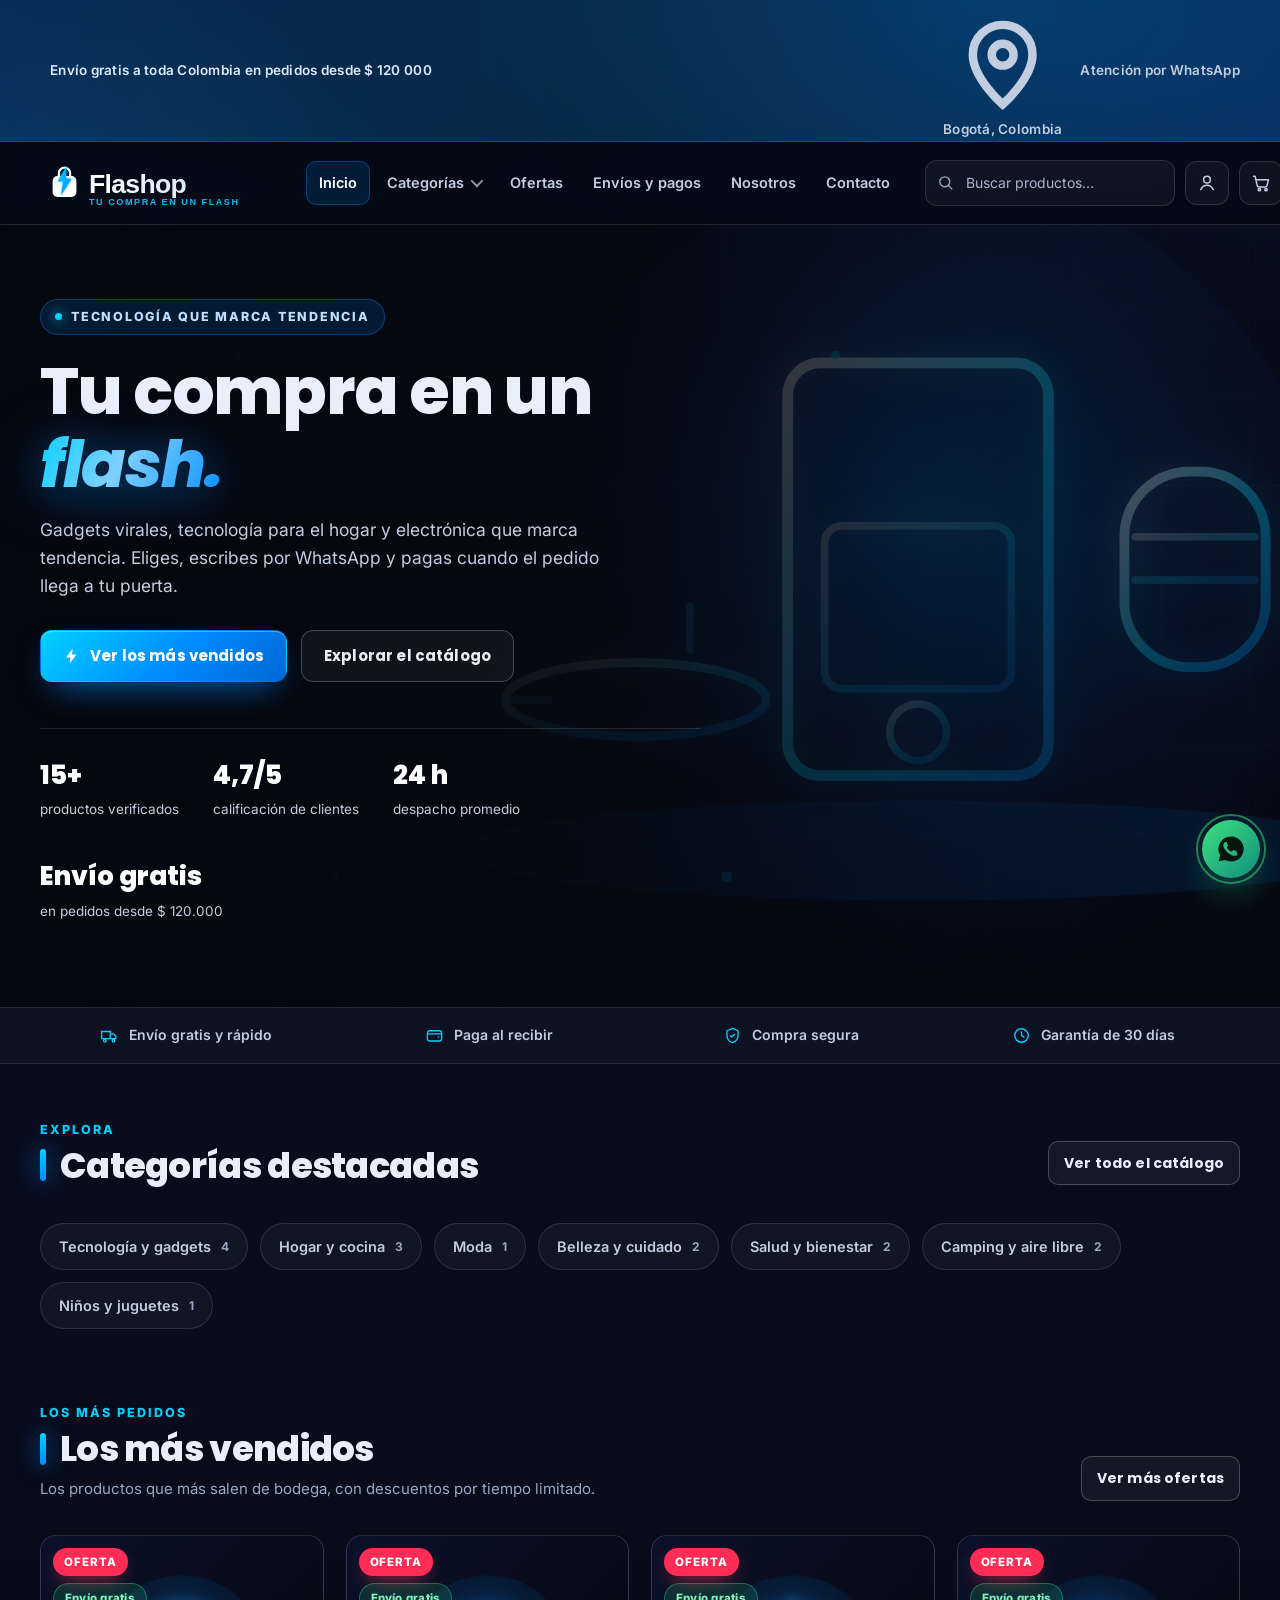
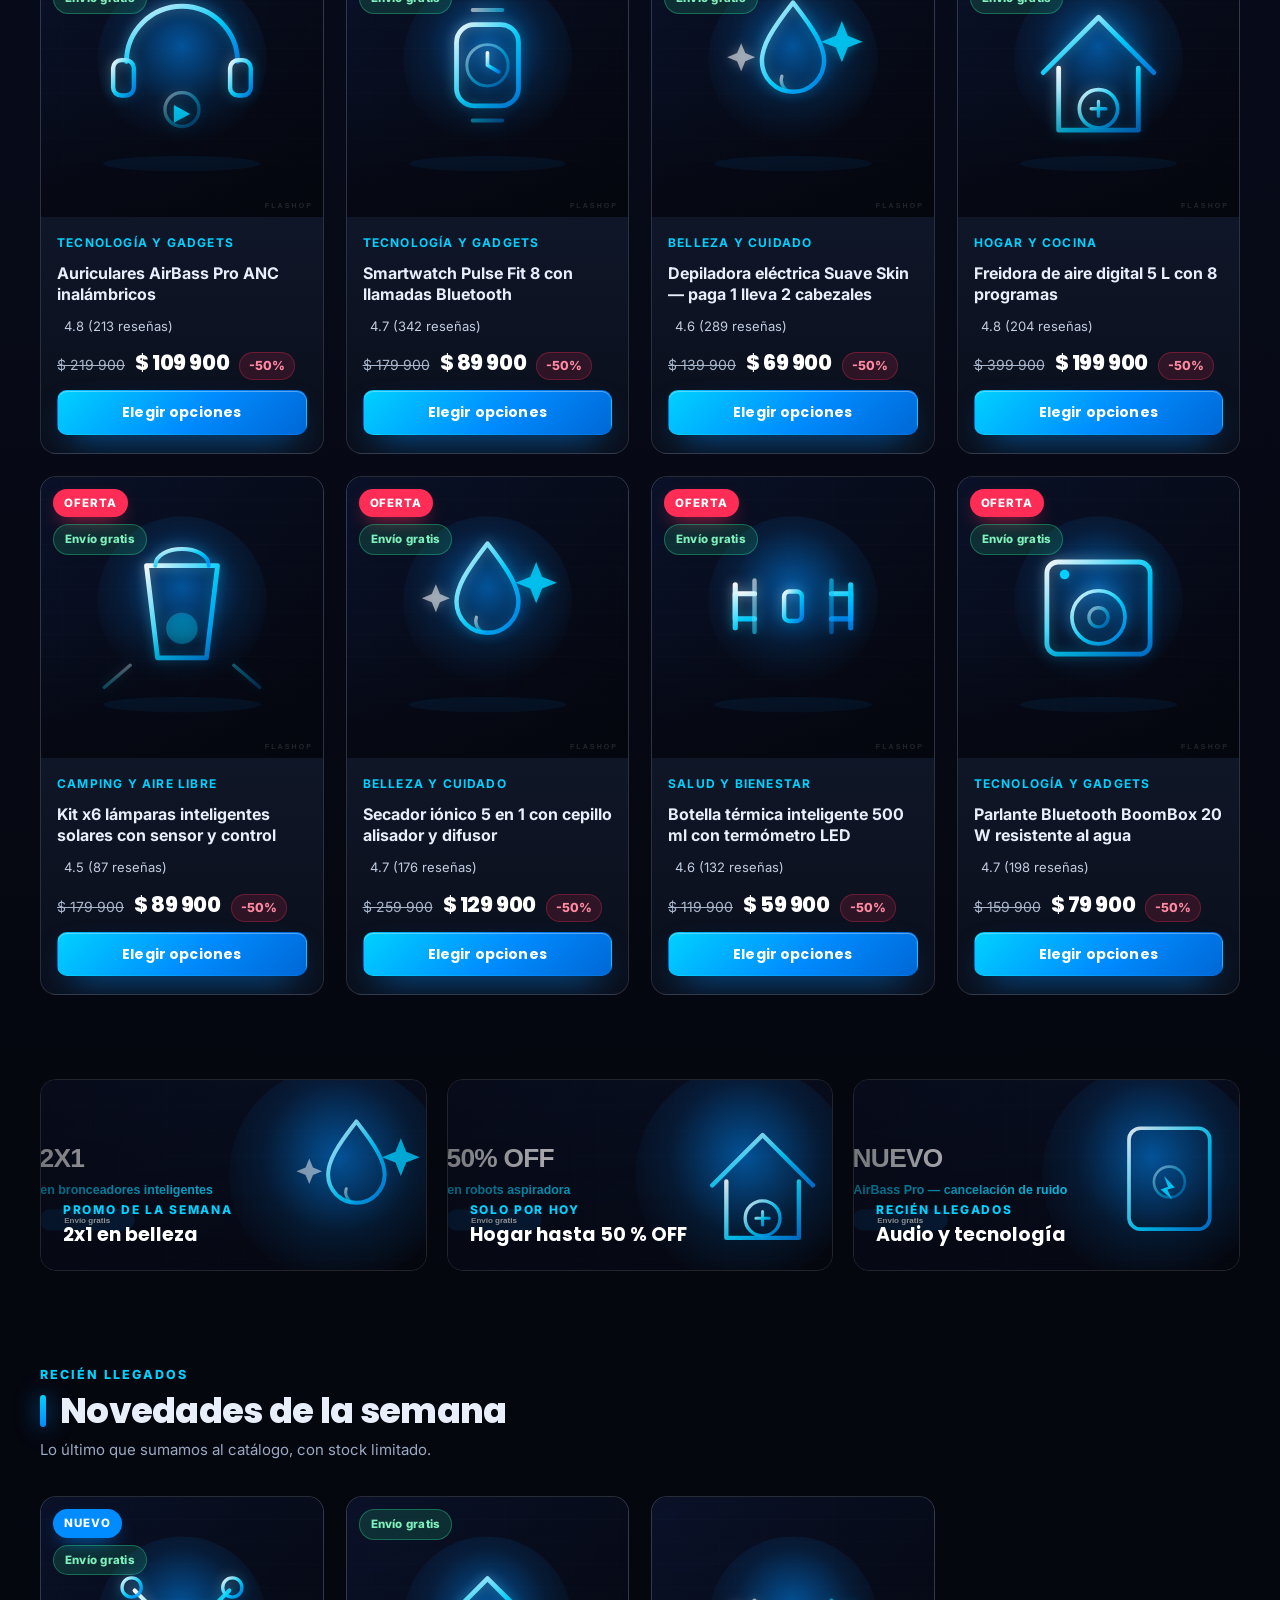
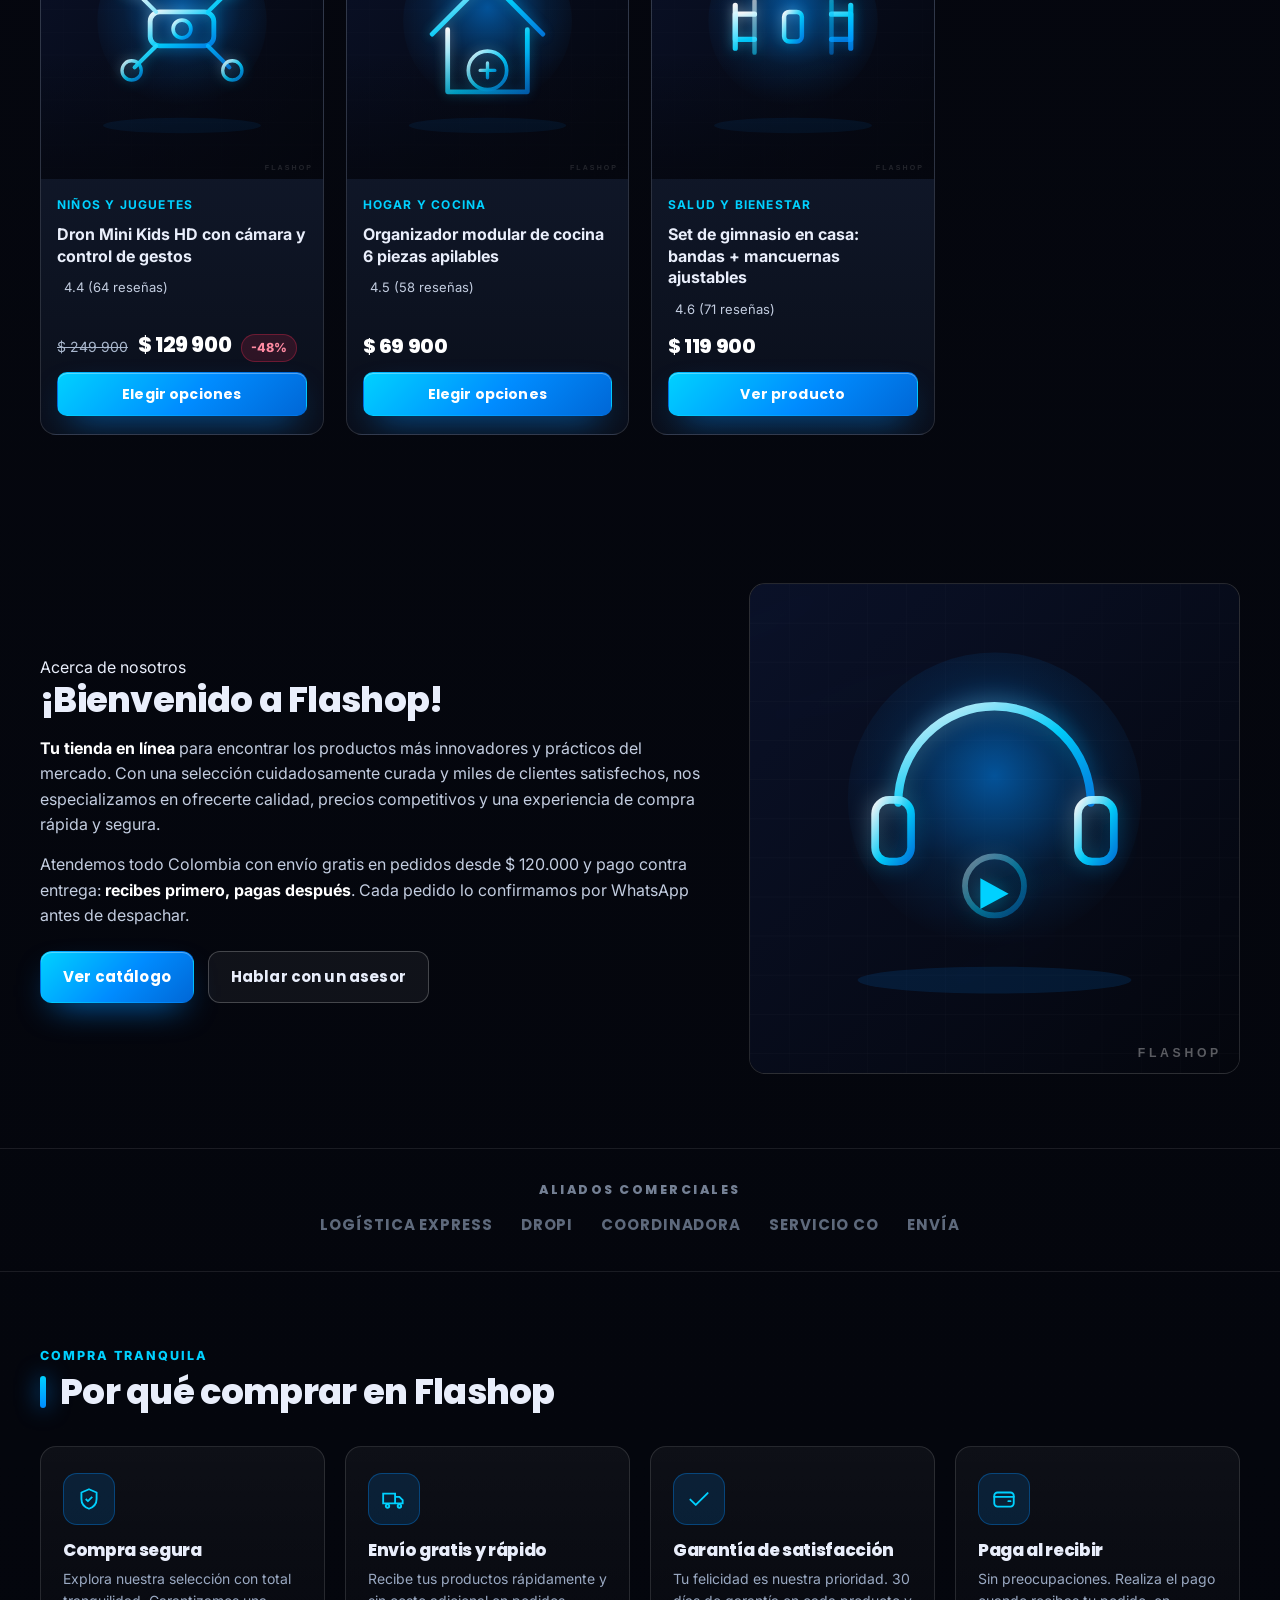
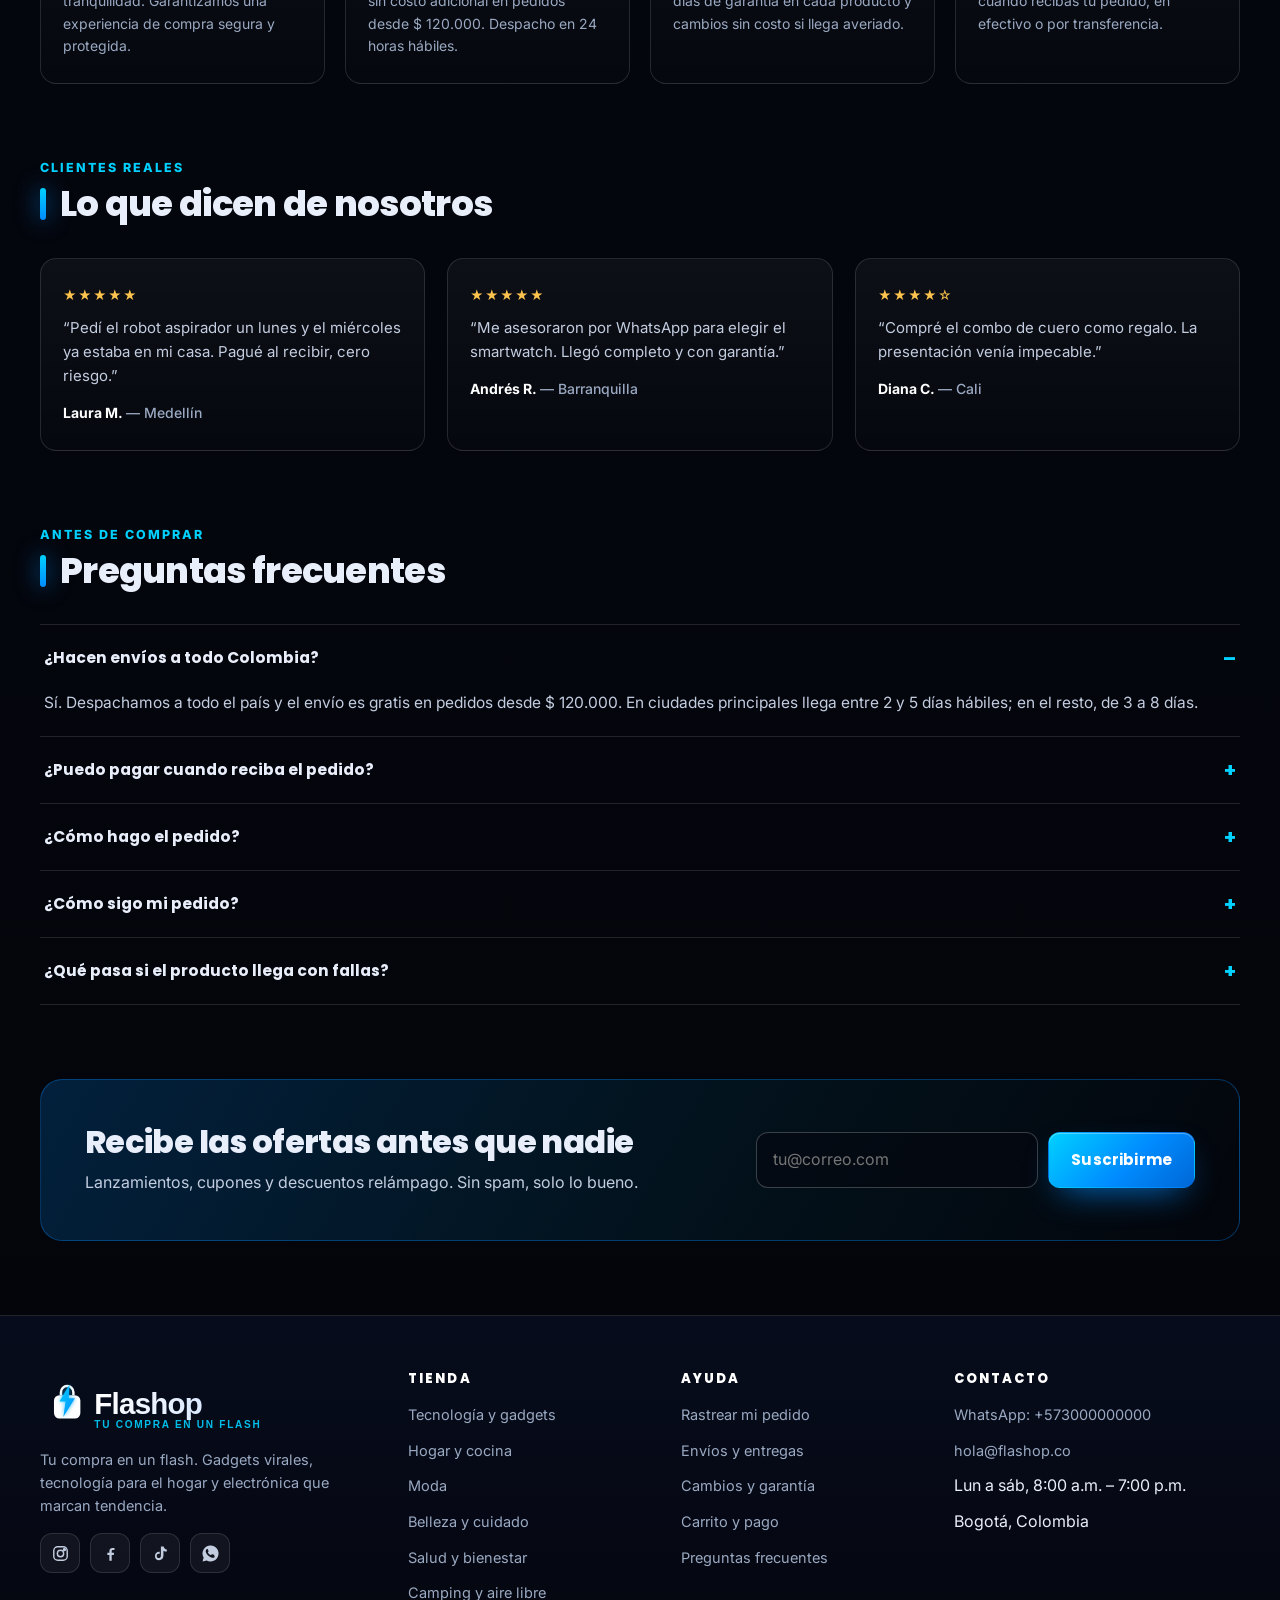
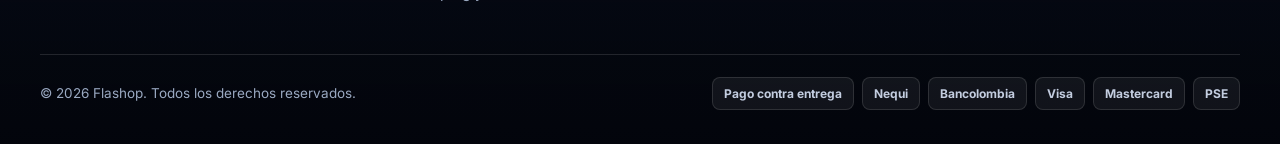
<file: index.html>
<!DOCTYPE html>
<html lang="es">
<head>
<meta charset="UTF-8">
<meta name="viewport" content="width=device-width, initial-scale=1">
<title>Flashop — Tu compra en un flash | Tecnología y gadgets con envío gratis</title>
<meta name="description" content="Flashop: gadgets virales, tecnología para el hogar y electrónica que marca tendencia. Envío gratis a toda Colombia y pago contra entrega.">
<meta name="theme-color" content="#05070f">
<meta property="og:title" content="Flashop — Tu compra en un flash.">
<meta property="og:description" content="Gadgets virales, tecnología para el hogar y envío gratis a toda Colombia. Paga cuando recibas tu pedido.">
<meta property="og:image" content="assets/img/hero.svg">
<meta property="og:type" content="website">
<link rel="icon" href="assets/img/logo.svg" type="image/svg+xml">
<link rel="preconnect" href="https://fonts.googleapis.com">
<link rel="preconnect" href="https://fonts.gstatic.com" crossorigin>
<link href="https://fonts.googleapis.com/css2?family=Poppins:wght@600;700;800&family=Inter:wght@400;500;600;700&display=swap" rel="stylesheet">
<link rel="stylesheet" href="assets/css/styles.css">
</head>
<body data-page="home">

<div id="site-header"></div>

<!-- ===== HERO ===== -->
<section class="hero" style="padding:0">
  <div class="hero-bg"><img src="assets/img/hero.svg" alt=""></div>
  <div class="wrap">
    <div class="hero-inner">
      <span class="kicker"><span class="dot"></span> Tecnología que marca tendencia</span>
      <h1>Tu compra en un <em>flash.</em></h1>
      <p class="lead">Gadgets virales, tecnología para el hogar y electrónica que marca tendencia.
        Eliges, escribes por WhatsApp y pagas cuando el pedido llega a tu puerta.</p>
      <div class="hero-cta">
        <a class="btn btn-primary" href="#mas-vendidos">
          <svg viewBox="0 0 24 24" fill="currentColor"><path d="M13 2L4 14h6l-1 8 9-12h-6z"/></svg>
          Ver los más vendidos
        </a>
        <a class="btn btn-ghost" href="categoria.html">Explorar el catálogo</a>
      </div>
      <div class="hero-stats">
        <div><strong id="statProductos">12+</strong><span>productos verificados</span></div>
        <div><strong>4,7/5</strong><span>calificación de clientes</span></div>
        <div><strong>24 h</strong><span>despacho promedio</span></div>
        <div><strong>Envío gratis</strong><span>en pedidos desde&nbsp;$&nbsp;120.000</span></div>
      </div>
    </div>
  </div>
</section>

<div class="truststrip">
  <div class="wrap">
    <div><svg viewBox="0 0 24 24" fill="none" stroke="currentColor" stroke-width="1.7" stroke-linecap="round"><path d="M2 7h11v9H2zM13 10h4l3 3v3h-7z"/><circle cx="6" cy="18.5" r="1.6"/><circle cx="17" cy="18.5" r="1.6"/></svg> Envío gratis y rápido</div>
    <div><svg viewBox="0 0 24 24" fill="none" stroke="currentColor" stroke-width="1.7"><rect x="3" y="6" width="18" height="13" rx="3"/><path d="M3 10h18M16 14h2"/></svg> Paga al recibir</div>
    <div><svg viewBox="0 0 24 24" fill="none" stroke="currentColor" stroke-width="1.7" stroke-linejoin="round"><path d="M12 3l7 3v6c0 4.4-3 7.6-7 9-4-1.4-7-4.6-7-9V6z"/><path d="M9 12l2 2 4-4"/></svg> Compra segura</div>
    <div><svg viewBox="0 0 24 24" fill="none" stroke="currentColor" stroke-width="1.7" stroke-linecap="round"><circle cx="12" cy="12" r="8.5"/><path d="M12 7.5V12l3 2"/></svg> Garantía de 30 días</div>
  </div>
</div>

<!-- ===== CATEGORÍAS ===== -->
<section id="categorias" style="padding:56px 0 40px">
  <div class="wrap">
    <div class="section-head">
      <div>
        <div class="eyebrow">Explora</div>
        <h2>Categorías destacadas</h2>
      </div>
      <a class="btn btn-ghost btn-sm" href="categoria.html">Ver todo el catálogo</a>
    </div>
    <div class="cats" id="catStrip"></div>
  </div>
</section>

<!-- ===== MÁS VENDIDOS ===== -->
<section id="mas-vendidos" style="padding-top:20px">
  <div class="wrap">
    <div class="section-head">
      <div>
        <div class="eyebrow">Los más pedidos</div>
        <h2>Los más vendidos</h2>
        <p>Los productos que más salen de bodega, con descuentos por tiempo limitado.</p>
      </div>
      <a class="btn btn-ghost btn-sm" href="categoria.html?o=descuento">Ver más ofertas</a>
    </div>
    <div class="grid" id="gridMasVendidos"></div>
  </div>
</section>

<!-- ===== BANNERS PROMO ===== -->
<section style="padding:10px 0 20px">
  <div class="wrap">
    <div class="promos">
      <a class="promo" href="categoria.html?c=belleza">
        <img src="assets/img/promo-1.svg" alt="2x1 en bronceadores inteligentes">
        <span class="cta"><small>Promo de la semana</small><strong>2x1 en belleza</strong></span>
      </a>
      <a class="promo" href="categoria.html?c=hogar">
        <img src="assets/img/promo-2.svg" alt="50% off en robots aspiradora">
        <span class="cta"><small>Solo por hoy</small><strong>Hogar hasta 50 % OFF</strong></span>
      </a>
      <a class="promo" href="categoria.html?c=tecnologia">
        <img src="assets/img/promo-3.svg" alt="Nuevo: auriculares con cancelación de ruido">
        <span class="cta"><small>Recién llegados</small><strong>Audio y tecnología</strong></span>
      </a>
    </div>
  </div>
</section>

<!-- ===== NOVEDADES ===== -->
<section id="novedades">
  <div class="wrap">
    <div class="section-head">
      <div>
        <div class="eyebrow">Recién llegados</div>
        <h2>Novedades de la semana</h2>
        <p>Lo último que sumamos al catálogo, con stock limitado.</p>
      </div>
    </div>
    <div class="grid" id="gridNovedades"></div>
  </div>
</section>

<!-- ===== NOSOTROS ===== -->
<section id="nosotros">
  <div class="wrap">
    <div class="split">
      <div>
        <div class="eyebrow">Acerca de nosotros</div>
        <h2 style="font-size:clamp(1.6rem,3vw,2.2rem);margin-bottom:16px">¡Bienvenido a Flashop!</h2>
        <p><strong>Tu tienda en línea</strong> para encontrar los productos más innovadores y prácticos del mercado.
          Con una selección cuidadosamente curada y miles de clientes satisfechos, nos especializamos en ofrecerte
          calidad, precios competitivos y una experiencia de compra rápida y segura.</p>
        <p>Atendemos todo Colombia con envío gratis en pedidos desde $ 120.000 y pago contra entrega:
          <strong>recibes primero, pagas después</strong>. Cada pedido lo confirmamos por WhatsApp antes de despachar.</p>
        <div class="hero-cta" style="margin-top:22px">
          <a class="btn btn-primary" href="categoria.html">Ver catálogo</a>
          <a class="btn btn-ghost" href="https://wa.me/573000000000?text=Hola%20Flashop,%20quiero%20asesor%C3%ADa" target="_blank" rel="noopener">Hablar con un asesor</a>
        </div>
      </div>
      <div class="feature" style="padding:0;overflow:hidden;border-radius:var(--radius)">
        <img src="assets/img/auriculares-anc-pro.svg" alt="Producto destacado Flashop" style="width:100%;height:100%;object-fit:cover">
      </div>
    </div>
  </div>
</section>

<div class="allies">
  <div class="wrap">
    <h4>Aliados comerciales</h4>
    <div class="ally-row">
      <span>LOGÍSTICA EXPRESS</span><span>DROPI</span><span>COORDINADORA</span><span>SERVICIO CO</span><span>ENVÍA</span>
    </div>
  </div>
</div>

<!-- ===== GARANTÍAS ===== -->
<section id="garantias">
  <div class="wrap">
    <div class="section-head">
      <div>
        <div class="eyebrow">Compra tranquila</div>
        <h2>Por qué comprar en Flashop</h2>
      </div>
    </div>
    <div class="features">
      <div class="feature fade-up">
        <div class="ficon"><svg viewBox="0 0 24 24" fill="none" stroke="currentColor" stroke-width="1.7" stroke-linejoin="round"><path d="M12 3l7 3v6c0 4.4-3 7.6-7 9-4-1.4-7-4.6-7-9V6z"/><path d="M9 12l2 2 4-4"/></svg></div>
        <h3>Compra segura</h3>
        <p>Explora nuestra selección con total tranquilidad. Garantizamos una experiencia de compra segura y protegida.</p>
      </div>
      <div class="feature fade-up">
        <div class="ficon"><svg viewBox="0 0 24 24" fill="none" stroke="currentColor" stroke-width="1.7" stroke-linecap="round"><path d="M2 7h11v9H2zM13 10h4l3 3v3h-7z"/><circle cx="6" cy="18.5" r="1.6"/><circle cx="17" cy="18.5" r="1.6"/></svg></div>
        <h3>Envío gratis y rápido</h3>
        <p>Recibe tus productos rápidamente y sin costo adicional en pedidos desde $ 120.000. Despacho en 24 horas hábiles.</p>
      </div>
      <div class="feature fade-up">
        <div class="ficon"><svg viewBox="0 0 24 24" fill="none" stroke="currentColor" stroke-width="1.7" stroke-linecap="round" stroke-linejoin="round"><path d="M4 12.5l5 5L20 6.5"/></svg></div>
        <h3>Garantía de satisfacción</h3>
        <p>Tu felicidad es nuestra prioridad. 30 días de garantía en cada producto y cambios sin costo si llega averiado.</p>
      </div>
      <div class="feature fade-up">
        <div class="ficon"><svg viewBox="0 0 24 24" fill="none" stroke="currentColor" stroke-width="1.7" stroke-linecap="round"><rect x="3" y="6" width="18" height="13" rx="3"/><path d="M3 10h18M16 14h2"/></svg></div>
        <h3>Paga al recibir</h3>
        <p>Sin preocupaciones. Realiza el pago cuando recibas tu pedido, en efectivo o por transferencia.</p>
      </div>
    </div>
  </div>
</section>

<!-- ===== TESTIMONIOS ===== -->
<section style="padding-top:0">
  <div class="wrap">
    <div class="section-head">
      <div>
        <div class="eyebrow">Clientes reales</div>
        <h2>Lo que dicen de nosotros</h2>
      </div>
    </div>
    <div class="grid grid-3">
      <div class="feature fade-up">
        <div class="stars" style="margin-bottom:10px"><span class="s">★★★★★</span></div>
        <p style="color:var(--text-dim);font-size:15px">“Pedí el robot aspirador un lunes y el miércoles ya estaba en mi casa. Pagué al recibir, cero riesgo.”</p>
        <p style="margin-top:14px;font-weight:700;color:#fff">Laura M. <span style="color:var(--muted);font-weight:500">— Medellín</span></p>
      </div>
      <div class="feature fade-up">
        <div class="stars" style="margin-bottom:10px"><span class="s">★★★★★</span></div>
        <p style="color:var(--text-dim);font-size:15px">“Me asesoraron por WhatsApp para elegir el smartwatch. Llegó completo y con garantía.”</p>
        <p style="margin-top:14px;font-weight:700;color:#fff">Andrés R. <span style="color:var(--muted);font-weight:500">— Barranquilla</span></p>
      </div>
      <div class="feature fade-up">
        <div class="stars" style="margin-bottom:10px"><span class="s">★★★★☆</span></div>
        <p style="color:var(--text-dim);font-size:15px">“Compré el combo de cuero como regalo. La presentación venía impecable.”</p>
        <p style="margin-top:14px;font-weight:700;color:#fff">Diana C. <span style="color:var(--muted);font-weight:500">— Cali</span></p>
      </div>
    </div>
  </div>
</section>

<!-- ===== PREGUNTAS ===== -->
<section id="preguntas" style="padding-top:0">
  <div class="wrap">
    <div class="section-head">
      <div>
        <div class="eyebrow">Antes de comprar</div>
        <h2>Preguntas frecuentes</h2>
      </div>
    </div>
    <div class="acc" style="border-top:1px solid var(--border)">
      <details open>
        <summary>¿Hacen envíos a todo Colombia?</summary>
        <div class="body">Sí. Despachamos a todo el país y el envío es gratis en pedidos desde $ 120.000. En ciudades principales llega entre 2 y 5 días hábiles; en el resto, de 3 a 8 días.</div>
      </details>
      <details>
        <summary>¿Puedo pagar cuando reciba el pedido?</summary>
        <div class="body">Claro. El pago contra entrega es nuestro método recomendado: revisas el producto y pagas en efectivo o por transferencia al recibirlo.</div>
      </details>
      <details>
        <summary>¿Cómo hago el pedido?</summary>
        <div class="body">Agrega los productos al carrito, completa tus datos de entrega y envía el pedido por WhatsApp. Te confirmamos disponibilidad y despacho el mismo día.</div>
      </details>
      <details>
        <summary>¿Cómo sigo mi pedido?</summary>
        <div class="body">Al despachar te enviamos la guía de rastreo por WhatsApp. También puedes escribirnos a +57 300 000 0000 en cualquier momento.</div>
      </details>
      <details>
        <summary>¿Qué pasa si el producto llega con fallas?</summary>
        <div class="body">Tienes 30 días de garantía. Si el producto llega averiado o incompleto lo cambiamos sin costo; solo escríbenos con fotos del empaque.</div>
      </details>
    </div>
  </div>
</section>

<!-- ===== NEWSLETTER ===== -->
<section style="padding-top:0">
  <div class="wrap">
    <div class="cta-band fade-up">
      <div>
        <h2>Recibe las ofertas antes que nadie</h2>
        <p>Lanzamientos, cupones y descuentos relámpago. Sin spam, solo lo bueno.</p>
      </div>
      <form class="subscribe" id="subscribeForm">
        <input type="email" required placeholder="tu@correo.com" aria-label="Tu correo electrónico">
        <button class="btn btn-primary" type="submit">Suscribirme</button>
      </form>
    </div>
  </div>
</section>

<footer id="site-footer"></footer>

<script src="assets/js/config.js"></script>
<script src="assets/js/data.js"></script>
<script src="assets/js/app.js"></script>
</body>
</html>
</file>
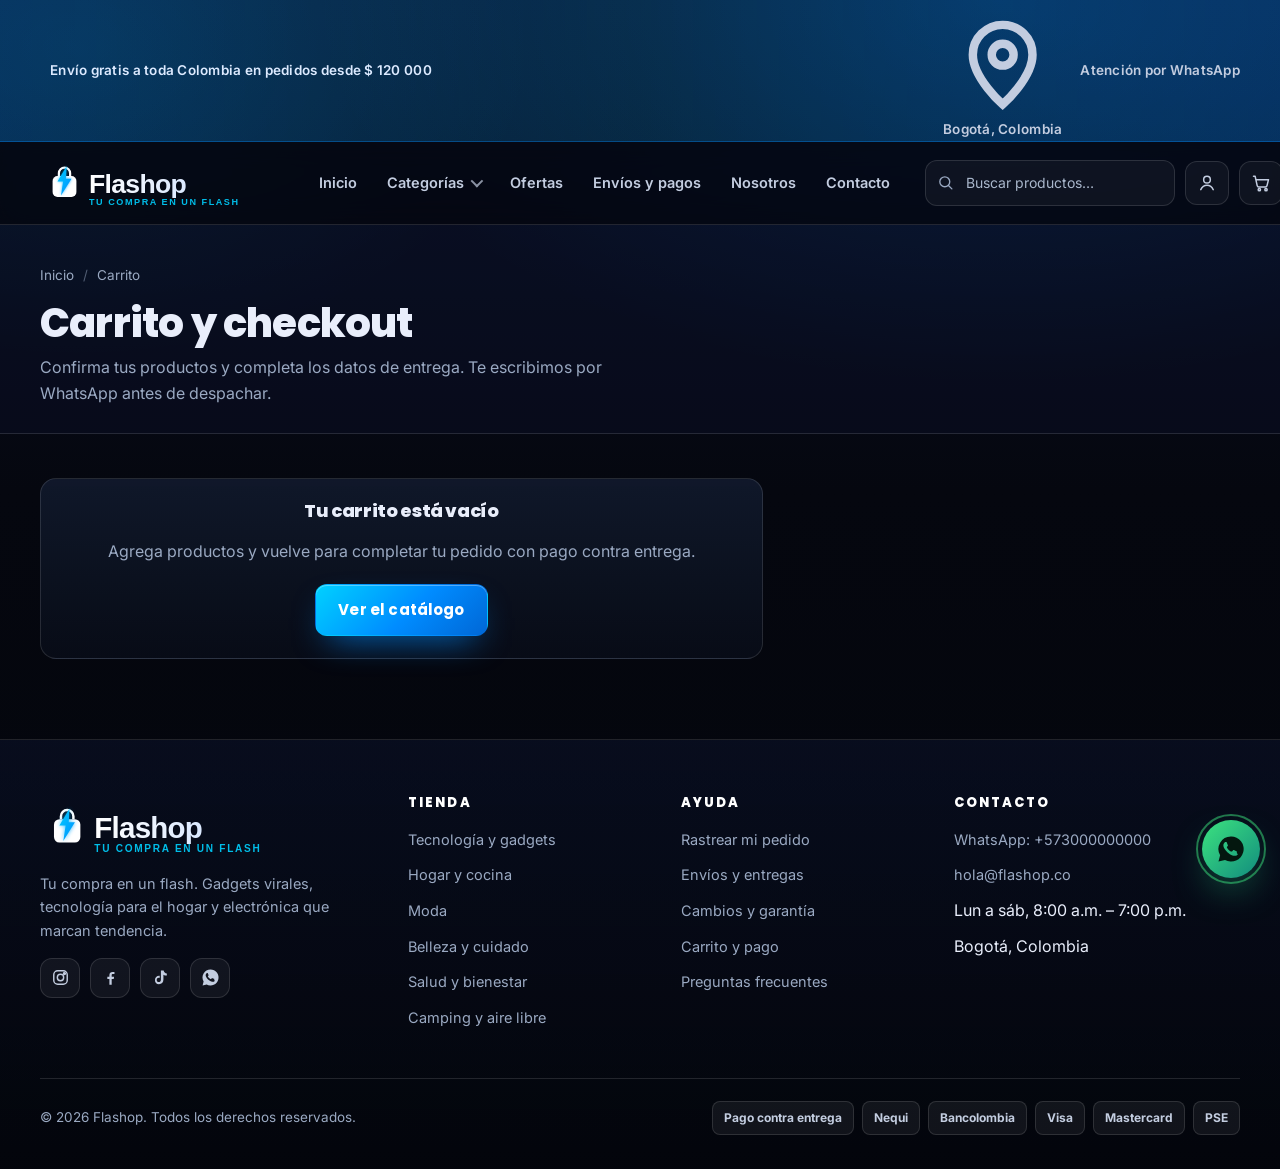
<file: carrito.html>
<!DOCTYPE html>
<html lang="es">
<head>
<meta charset="UTF-8">
<meta name="viewport" content="width=device-width, initial-scale=1">
<title>Carrito y checkout — Flashop | Paga al recibir</title>
<meta name="description" content="Revisa tu carrito, completa tus datos y confirma el pedido por WhatsApp. Pago contra entrega en toda Colombia.">
<meta name="theme-color" content="#05070f">
<link rel="icon" href="assets/img/logo.svg" type="image/svg+xml">
<link rel="preconnect" href="https://fonts.googleapis.com">
<link rel="preconnect" href="https://fonts.gstatic.com" crossorigin>
<link href="https://fonts.googleapis.com/css2?family=Poppins:wght@600;700;800&family=Inter:wght@400;500;600;700&display=swap" rel="stylesheet">
<link rel="stylesheet" href="assets/css/styles.css">
</head>
<body data-page="carrito">

<div id="site-header"></div>

<div class="pagehead">
  <div class="wrap">
    <nav class="crumbs" aria-label="Ruta">
      <a href="index.html">Inicio</a><span class="sep">/</span><span>Carrito</span>
    </nav>
    <h1>Carrito y checkout</h1>
    <p>Confirma tus productos y completa los datos de entrega. Te escribimos por WhatsApp antes de despachar.</p>
  </div>
</div>

<div class="wrap">
  <div class="cartpage">
    <div id="cartBox"></div>
    <div class="summary" id="cartSummary"></div>
  </div>
</div>

<footer id="site-footer"></footer>

<script src="assets/js/config.js"></script>
<script src="assets/js/data.js"></script>
<script src="assets/js/app.js"></script>
</body>
</html>
</file>
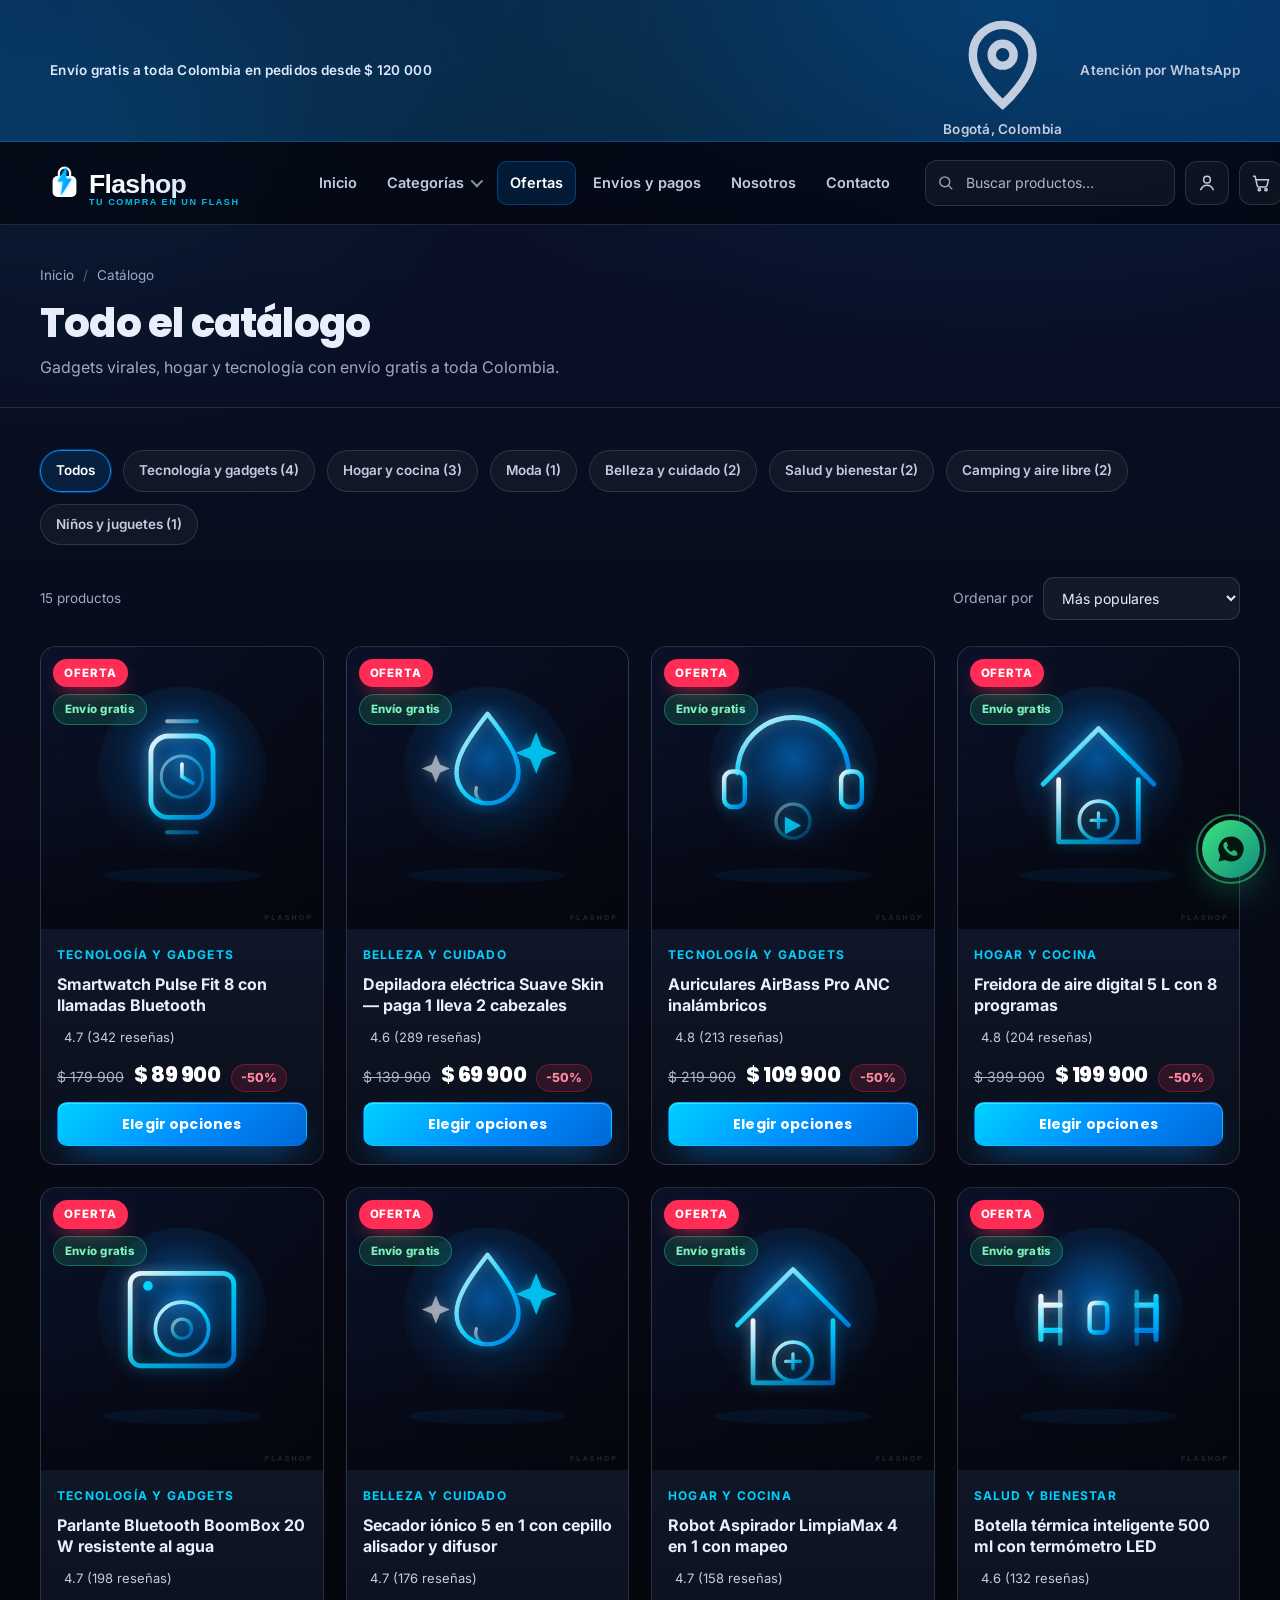
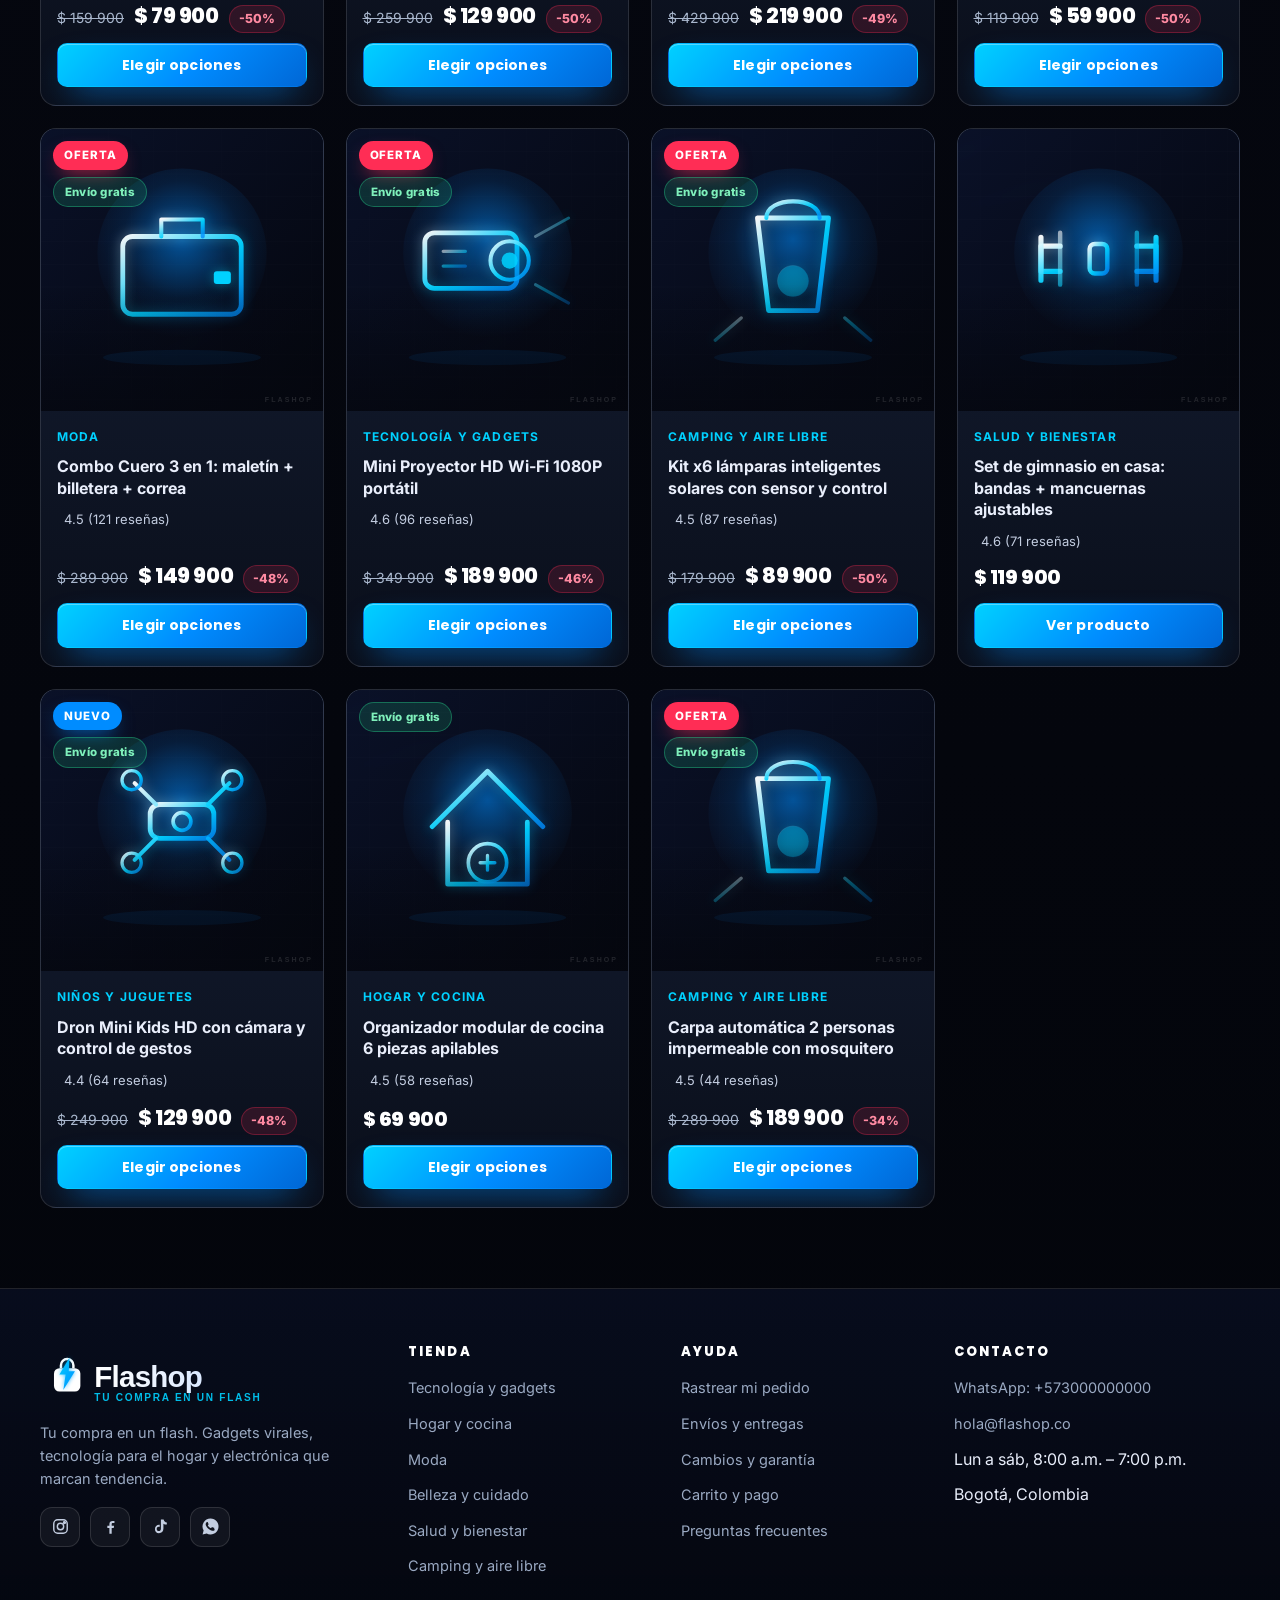
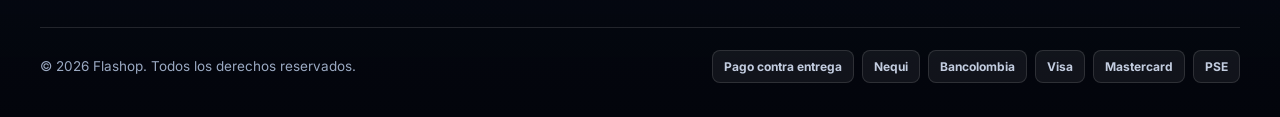
<file: categoria.html>
<!DOCTYPE html>
<html lang="es">
<head>
<meta charset="UTF-8">
<meta name="viewport" content="width=device-width, initial-scale=1">
<title>Catálogo — Flashop | Envío gratis y pago contra entrega</title>
<meta name="description" content="Explora el catálogo Flashop: tecnología, hogar, moda, belleza y más con descuentos y pago contra entrega en toda Colombia.">
<meta name="theme-color" content="#05070f">
<link rel="icon" href="assets/img/logo.svg" type="image/svg+xml">
<link rel="preconnect" href="https://fonts.googleapis.com">
<link rel="preconnect" href="https://fonts.gstatic.com" crossorigin>
<link href="https://fonts.googleapis.com/css2?family=Poppins:wght@600;700;800&family=Inter:wght@400;500;600;700&display=swap" rel="stylesheet">
<link rel="stylesheet" href="assets/css/styles.css">
</head>
<body data-page="categoria">

<div id="site-header"></div>

<div class="pagehead">
  <div class="wrap">
    <nav class="crumbs" aria-label="Ruta">
      <a href="index.html">Inicio</a><span class="sep">/</span><span>Catálogo</span>
    </nav>
    <h1 id="catTitle">Todo el catálogo</h1>
    <p id="catSub">Gadgets virales, hogar y tecnología con envío gratis a toda Colombia.</p>
  </div>
</div>

<section style="padding:38px 0 80px">
  <div class="wrap">
    <div class="cats" id="chips" role="group" aria-label="Filtrar por categoría" style="margin-bottom:18px"></div>
    <div class="toolbar">
      <span class="count" id="count"></span>
      <label style="display:flex;align-items:center;gap:10px;font-size:14px;color:var(--muted)">
        Ordenar por
        <select class="select" id="orden" aria-label="Ordenar productos">
          <option value="relevancia">Más populares</option>
          <option value="precio_asc">Precio: menor a mayor</option>
          <option value="precio_desc">Precio: mayor a menor</option>
          <option value="descuento">Mayor descuento</option>
          <option value="nombre">Nombre (A-Z)</option>
        </select>
      </label>
    </div>
    <div class="grid" id="gridCategoria"></div>
  </div>
</section>

<footer id="site-footer"></footer>

<script src="assets/js/config.js"></script>
<script src="assets/js/data.js"></script>
<script src="assets/js/app.js"></script>
</body>
</html>
</file>
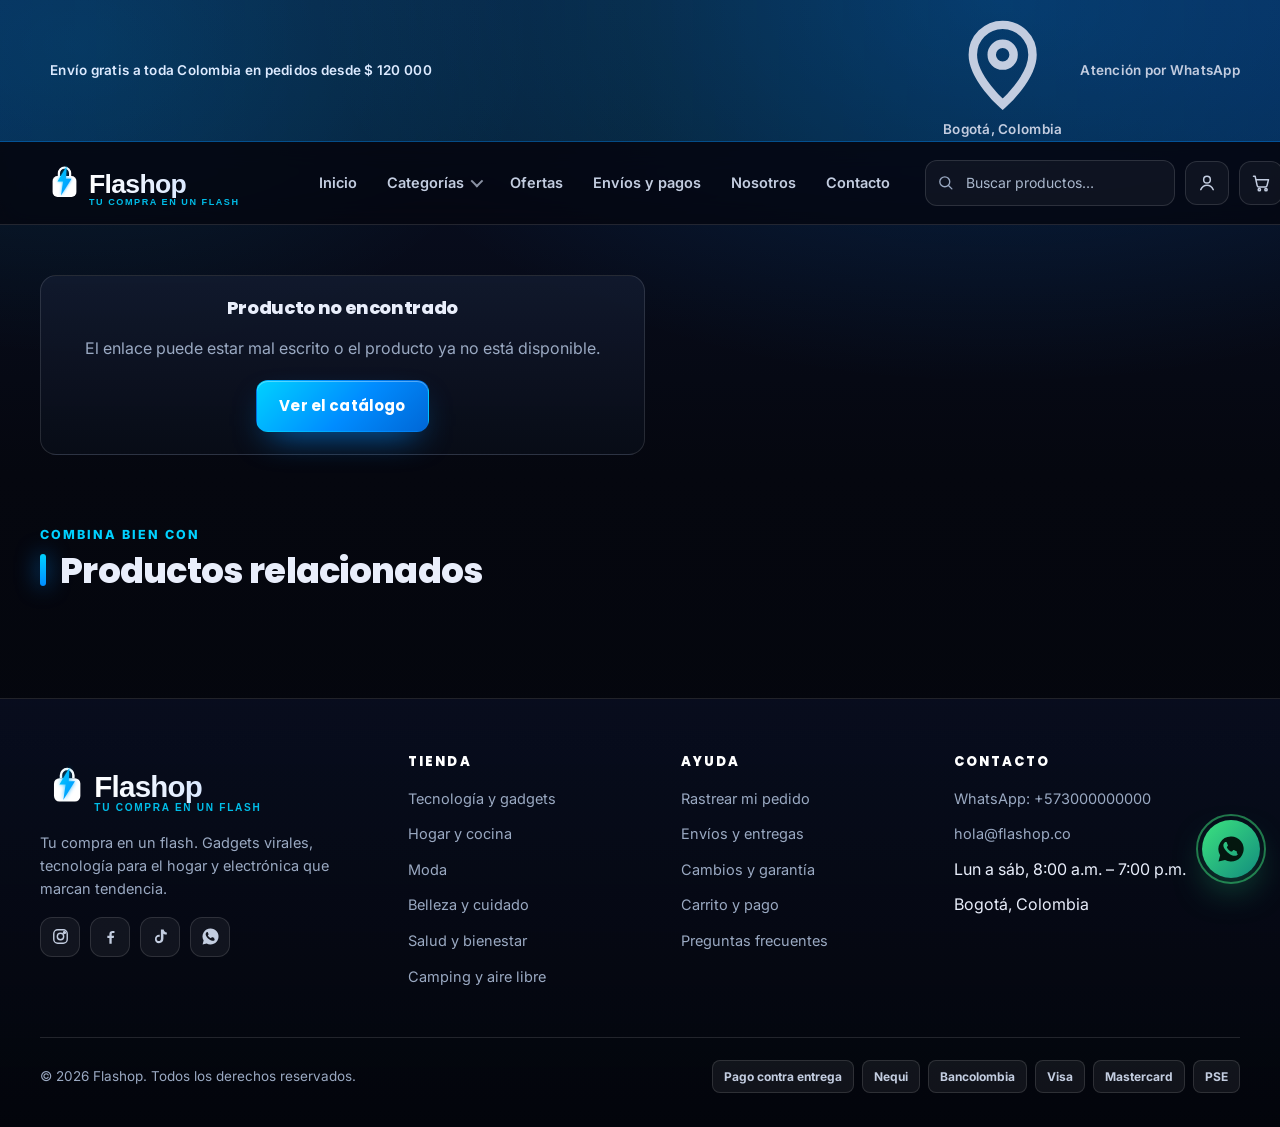
<file: producto.html>
<!DOCTYPE html>
<html lang="es">
<head>
<meta charset="UTF-8">
<meta name="viewport" content="width=device-width, initial-scale=1">
<title>Producto — Flashop | Tu compra en un flash</title>
<meta name="description" content="Detalle del producto, opciones, garantía y compra con pago contra entrega en toda Colombia.">
<meta name="theme-color" content="#05070f">
<link rel="icon" href="assets/img/logo.svg" type="image/svg+xml">
<link rel="preconnect" href="https://fonts.googleapis.com">
<link rel="preconnect" href="https://fonts.gstatic.com" crossorigin>
<link href="https://fonts.googleapis.com/css2?family=Poppins:wght@600;700;800&family=Inter:wght@400;500;600;700&display=swap" rel="stylesheet">
<link rel="stylesheet" href="assets/css/styles.css">
</head>
<body data-page="producto">

<div id="site-header"></div>

<div class="pagehead" style="padding:18px 0 6px;background:none;border:0">
  <div class="wrap" id="crumbs"></div>
</div>

<section style="padding:26px 0 70px">
  <div class="wrap">
    <div class="pdp" id="pdp"></div>
  </div>
</section>

<section id="relatedSection" style="padding-top:0">
  <div class="wrap">
    <div class="section-head">
      <div>
        <div class="eyebrow">Combina bien con</div>
        <h2>Productos relacionados</h2>
      </div>
    </div>
    <div class="grid" id="gridRelacionados"></div>
  </div>
</section>

<footer id="site-footer"></footer>

<script src="assets/js/config.js"></script>
<script src="assets/js/data.js"></script>
<script src="assets/js/app.js"></script>
</body>
</html>
</file>
<file: assets/css/styles.css>
/* ============================================================
   FLASHOP — Sistema de diseño
   Estética: dark tech + azul eléctrico (línea gráfica de portada)
   "Tu compra en un flash."
   ============================================================ */

:root{
  --bg:#05070f;
  --bg-2:#0a1128;
  --surface:#0d1424;
  --surface-2:#131c31;
  --surface-3:#1a2440;
  --border:rgba(255,255,255,.12);
  --border-strong:rgba(255,255,255,.22);
  --text:#e9eefb;
  --text-dim:#c3cde0;
  --muted:#9aa9c2;
  --accent:#008cff;
  --accent-2:#00d1ff;
  --accent-soft:rgba(0,140,255,.14);
  --accent-line:rgba(0,140,255,.35);
  --offer:#ff2d55;
  --ok:#25d08a;
  --radius:16px;
  --radius-sm:10px;
  --shadow:0 24px 60px -30px rgba(0,0,0,.9);
  --glow:0 18px 60px -24px rgba(0,140,255,.65);
  --font-h:"Poppins","Segoe UI",system-ui,-apple-system,sans-serif;
  --font-b:"Inter","Segoe UI",system-ui,-apple-system,sans-serif;
  --maxw:1240px;
}

*,*::before,*::after{box-sizing:border-box}
html{scroll-behavior:smooth;background:#03050b;overflow-x:hidden}
body{
  margin:0;
  /* Base sólida + degradados NO fijos: el fondo cubre toda la altura del
     documento (con background-attachment:fixed solo cubre el viewport y se
     ve blanco al imprimir/capturar en página completa; además iOS lo ignora). */
  background-color:#05070f;
  background-image:
    radial-gradient(1100px 620px at 78% 0%,rgba(0,140,255,.20),transparent 62%),
    radial-gradient(760px 520px at 6% 4%,rgba(0,209,255,.10),transparent 60%),
    linear-gradient(180deg,var(--bg-2) 0%,var(--bg) 42%,#03050b 100%);
  background-repeat:no-repeat;
  color:var(--text);
  font-family:var(--font-b);
  font-size:16px;
  line-height:1.6;
  -webkit-font-smoothing:antialiased;
  min-height:100vh;
}
img,svg{max-width:100%;display:block}
a{color:inherit;text-decoration:none}
button,input,select,textarea{font:inherit;color:inherit}
h1,h2,h3,h4{font-family:var(--font-h);font-weight:800;line-height:1.12;margin:0;letter-spacing:-.02em}
p{margin:0}
ul{margin:0;padding:0;list-style:none}
:focus-visible{outline:2px solid var(--accent-2);outline-offset:3px;border-radius:6px}
::selection{background:rgba(0,140,255,.35)}

.wrap{width:100%;max-width:var(--maxw);margin:0 auto;padding:0 20px}
.sr{position:absolute;width:1px;height:1px;overflow:hidden;clip:rect(0 0 0 0);white-space:nowrap}

/* ---------- Barra de anuncios ---------- */
.topbar{
  position:relative;z-index:60;
  background:linear-gradient(90deg,rgba(0,140,255,.22),rgba(0,209,255,.10),rgba(0,140,255,.22));
  border-bottom:1px solid var(--accent-line);
  font-size:13.5px;font-weight:600;letter-spacing:.02em;
}
.topbar .wrap{display:flex;align-items:center;justify-content:space-between;gap:14px;min-height:38px}
.topbar-msg{display:flex;align-items:center;gap:10px;color:#dceaff}
.topbar-msg .bolt{color:var(--accent-2)}
.topbar-right{display:flex;align-items:center;gap:18px;color:var(--text-dim)}
.topbar-right a:hover{color:#fff}
@media(max-width:860px){.topbar-right{display:none}.topbar .wrap{justify-content:center}}

/* ---------- Header ---------- */
.header{
  position:sticky;top:0;z-index:50;
  background:rgba(5,7,15,.82);
  backdrop-filter:blur(14px) saturate(140%);
  border-bottom:1px solid var(--border);
}
.header .wrap{display:flex;align-items:center;gap:22px;min-height:82px}
.brand{display:flex;align-items:center;flex:0 0 auto}
.brand img{height:56px;width:auto}
.brand:hover img{filter:drop-shadow(0 0 14px rgba(0,140,255,.6))}

.nav{display:flex;align-items:center;gap:4px;margin-left:6px}
.nav a,.nav .navbtn{
  display:inline-flex;align-items:center;gap:7px;
  padding:10px 13px;border-radius:10px;background:none;border:0;cursor:pointer;
  font-size:14.5px;font-weight:600;color:var(--text-dim);white-space:nowrap;
  transition:.18s color,.18s background,.18s box-shadow;
}
.nav a:hover,.nav .navbtn:hover{color:#fff;background:rgba(255,255,255,.06)}
.nav a.active{color:#fff;background:var(--accent-soft);box-shadow:inset 0 0 0 1px var(--accent-line)}
.nav .caret{width:9px;height:9px;border-right:2px solid currentColor;border-bottom:2px solid currentColor;transform:rotate(45deg) translateY(-2px);opacity:.7}
.nav-item{position:relative}
.nav-menu{
  position:absolute;top:calc(100% + 12px);left:0;min-width:250px;padding:10px;
  background:linear-gradient(180deg,var(--surface-2),var(--surface));
  border:1px solid var(--border-strong);border-radius:14px;box-shadow:var(--shadow);
  display:none;
}
.nav-item.open .nav-menu{display:block;animation:pop .16s ease}
@keyframes pop{from{opacity:0;transform:translateY(-6px)}to{opacity:1;transform:none}}
.nav-menu a{width:100%;justify-content:flex-start;font-weight:500;font-size:14px;color:var(--text-dim)}

.header-actions{margin-left:auto;display:flex;align-items:center;gap:10px}
.search{position:relative;display:flex;align-items:center}
.search input{
  width:250px;padding:11px 40px 11px 40px;border-radius:12px;
  background:rgba(255,255,255,.045);border:1px solid var(--border);
  color:#fff;font-size:14px;transition:.2s;
}
.search input::placeholder{color:#a9b7cc}
.search input:focus{outline:none;border-color:var(--accent-line);background:rgba(255,255,255,.07);box-shadow:0 0 0 4px rgba(0,140,255,.12)}
.search .ico{position:absolute;left:12px;width:17px;height:17px;color:var(--muted);pointer-events:none}
.iconbtn{
  position:relative;display:inline-flex;align-items:center;justify-content:center;
  width:44px;height:44px;border-radius:12px;background:rgba(255,255,255,.045);
  border:1px solid var(--border);cursor:pointer;color:var(--text-dim);transition:.2s;
}
.iconbtn:hover{color:#fff;border-color:var(--accent-line);background:var(--accent-soft);box-shadow:var(--glow)}
.iconbtn svg{width:20px;height:20px}
.badge{
  position:absolute;top:-6px;right:-6px;min-width:21px;height:21px;padding:0 6px;
  display:grid;place-items:center;border-radius:11px;background:var(--accent);
  color:#fff;font-size:12px;font-weight:800;box-shadow:0 0 0 3px rgba(5,7,15,.9);
}
.burger{display:none}
@media(max-width:1080px){.search input{width:180px}.nav a,.nav .navbtn{padding:9px 10px;font-size:14px}}
@media(max-width:940px){
  .nav{display:none}
  .burger{display:inline-flex}
  .search{display:none}
  .header .wrap{min-height:70px;gap:12px}
  .brand img{height:46px}
}
.mobile-nav{
  display:none;border-bottom:1px solid var(--border);background:rgba(6,9,18,.98);
}
.mobile-nav.open{display:block}
.mobile-nav .wrap{display:flex;flex-direction:column;padding:10px 20px 20px}
.mobile-nav a{padding:12px 6px;border-bottom:1px solid var(--border);font-weight:600;color:var(--text-dim)}
.mobile-nav a:last-child{border:0}

/* ---------- Botones ---------- */
.btn{
  display:inline-flex;align-items:center;justify-content:center;gap:9px;
  padding:13px 22px;border-radius:12px;border:1px solid transparent;cursor:pointer;
  font-weight:700;font-size:15px;font-family:var(--font-h);letter-spacing:.01em;
  transition:transform .16s,box-shadow .2s,background .2s,border-color .2s,color .2s;
}
.btn svg{width:18px;height:18px}
.btn-primary{
  background:linear-gradient(135deg,var(--accent-2),var(--accent) 55%,#0067d6);
  color:#fff;box-shadow:0 14px 34px -14px rgba(0,140,255,.85),inset 0 1px 0 rgba(255,255,255,.32);
}
.btn-primary:hover{transform:translateY(-2px);box-shadow:0 20px 44px -14px rgba(0,209,255,.9),inset 0 1px 0 rgba(255,255,255,.4)}
.btn-ghost{background:rgba(255,255,255,.05);border-color:var(--border-strong);color:var(--text)}
.btn-ghost:hover{border-color:var(--accent-line);background:var(--accent-soft);color:#fff}
.btn-wa{background:linear-gradient(135deg,#39e07a,#128c7e);color:#04170f;box-shadow:0 14px 34px -16px rgba(37,208,138,.8)}
.btn-wa:hover{transform:translateY(-2px)}
.btn-block{width:100%}
.btn:disabled{opacity:.45;cursor:not-allowed;transform:none}
.btn-sm{padding:10px 15px;font-size:14px;border-radius:10px}
.link{color:var(--accent-2);font-weight:600}
.link:hover{text-decoration:underline}

/* ---------- Hero ---------- */
.hero{position:relative;overflow:hidden;border-bottom:1px solid var(--border)}
.hero-bg{position:absolute;inset:0;z-index:0}
.hero-bg img{width:100%;height:100%;object-fit:cover;opacity:.62}
.hero-bg::after{content:"";position:absolute;inset:0;background:linear-gradient(90deg,#05070f 6%,rgba(5,7,15,.86) 42%,rgba(5,7,15,.25) 100%)}
.hero .wrap{position:relative;z-index:1;padding:74px 20px 84px;max-width:var(--maxw)}
.hero-inner{max-width:660px}
.kicker{
  display:inline-flex;align-items:center;gap:9px;padding:7px 14px;border-radius:999px;
  background:rgba(0,140,255,.14);border:1px solid var(--accent-line);
  font-size:12.5px;font-weight:800;letter-spacing:.14em;text-transform:uppercase;color:#bfe1ff;
}
.kicker .dot{width:7px;height:7px;border-radius:50%;background:var(--accent-2);box-shadow:0 0 12px var(--accent-2)}
.hero h1{font-size:clamp(2.4rem,5.2vw,4.1rem);margin:20px 0 6px}
.hero h1 em{
  font-style:italic;
  background:linear-gradient(120deg,var(--accent-2),#7fd0ff 45%,var(--accent));
  -webkit-background-clip:text;background-clip:text;color:transparent;
  filter:drop-shadow(0 6px 26px rgba(0,140,255,.55));
}
.hero p.lead{font-size:17.5px;color:var(--text-dim);max-width:560px;margin:14px 0 30px}
.hero-cta{display:flex;flex-wrap:wrap;gap:14px;align-items:center}
.hero-stats{display:flex;flex-wrap:wrap;gap:34px;margin-top:46px;padding-top:26px;border-top:1px solid var(--border)}
.hero-stats div strong{display:block;font-family:var(--font-h);font-size:26px;font-weight:800;color:#fff}
.hero-stats div span{font-size:13.5px;color:var(--text-dim)}

/* ---------- Tiras de confianza ---------- */
.truststrip{border-bottom:1px solid var(--border);background:rgba(255,255,255,.02)}
.truststrip .wrap{display:grid;grid-template-columns:repeat(4,1fr);gap:10px;padding:16px 20px}
.truststrip div{display:flex;align-items:center;gap:10px;font-size:14px;font-weight:600;color:var(--text-dim);justify-content:center}
.truststrip svg{width:19px;height:19px;color:var(--accent-2);flex:0 0 auto}
@media(max-width:820px){.truststrip .wrap{grid-template-columns:repeat(2,1fr);gap:14px}.truststrip div{justify-content:flex-start;font-size:13px}}

/* ---------- Secciones ---------- */
section{padding:74px 0}
.section-head{display:flex;align-items:flex-end;justify-content:space-between;gap:20px;margin-bottom:34px}
.section-head h2{font-size:clamp(1.55rem,2.8vw,2.2rem);display:flex;align-items:center;gap:14px}
.section-head h2::before{content:"";width:6px;height:32px;border-radius:4px;background:linear-gradient(180deg,var(--accent-2),var(--accent));box-shadow:0 0 22px rgba(0,140,255,.8)}
.section-head p{color:var(--muted);font-size:15px;margin-top:8px}
.section-head .eyebrow{font-size:12.5px;font-weight:800;letter-spacing:.16em;text-transform:uppercase;color:var(--accent-2);margin-bottom:6px}

/* ---------- Categorías ---------- */
.cats{display:flex;gap:12px;overflow-x:auto;padding:4px 0 14px;scrollbar-width:thin}
/* En escritorio los chips se acomodan en varias lineas: nunca se corta el ultimo */
@media(min-width:900px){.cats{flex-wrap:wrap;overflow:visible}}
.cat{
  flex:0 0 auto;display:flex;align-items:center;gap:10px;padding:11px 18px;border-radius:999px;
  background:rgba(255,255,255,.04);border:1px solid var(--border);font-weight:600;font-size:14.5px;color:var(--text-dim);
  transition:.2s;white-space:nowrap;
}
.cat:hover{color:#fff;border-color:var(--accent-line);background:var(--accent-soft);transform:translateY(-2px)}
.cat.active{color:#fff;border-color:var(--accent);background:var(--accent-soft);box-shadow:0 0 0 1px rgba(0,140,255,.4),var(--glow)}
.cat .n{font-size:12px;color:var(--muted);font-weight:700}

/* ---------- Tarjetas de producto ---------- */
.grid{display:grid;grid-template-columns:repeat(4,minmax(0,1fr));gap:22px}
.grid-3{grid-template-columns:repeat(3,minmax(0,1fr))}
@media(max-width:1080px){.grid{grid-template-columns:repeat(3,minmax(0,1fr))}}
@media(max-width:860px){.grid,.grid-3{grid-template-columns:repeat(2,minmax(0,1fr));gap:16px}}
@media(max-width:520px){.grid,.grid-3{grid-template-columns:1fr}}

.card{
  position:relative;display:flex;flex-direction:column;
  background:linear-gradient(180deg,rgba(23,33,57,.95),rgba(10,15,27,.96));
  border:1px solid var(--border);border-radius:var(--radius);overflow:hidden;
  transition:transform .22s cubic-bezier(.2,.7,.3,1),box-shadow .26s,border-color .26s;
}
.card:hover{transform:translateY(-6px);border-color:var(--accent-line);box-shadow:0 30px 60px -30px rgba(0,140,255,.75),0 0 0 1px rgba(0,140,255,.25)}
.card-media{position:relative;aspect-ratio:1/1;overflow:hidden;background:#070b15}
.card-media img{width:100%;height:100%;object-fit:cover;transition:transform .5s cubic-bezier(.2,.7,.3,1)}
.card:hover .card-media img{transform:scale(1.07)}
.card-media::after{content:"";position:absolute;inset:0;background:linear-gradient(180deg,transparent 55%,rgba(5,7,15,.72));pointer-events:none}
.tags{position:absolute;top:12px;left:12px;z-index:2;display:flex;flex-direction:column;gap:7px;align-items:flex-start}
.tag{padding:5px 11px;border-radius:999px;font-size:11.5px;font-weight:800;letter-spacing:.08em;text-transform:uppercase}
.tag-offer{background:var(--offer);color:#fff;box-shadow:0 8px 20px -8px rgba(255,45,85,.9)}
.tag-new{background:var(--accent);color:#fff;box-shadow:0 8px 20px -8px rgba(0,140,255,.9)}
.tag-free{background:rgba(37,208,138,.16);color:#7ff0bb;border:1px solid rgba(37,208,138,.4);text-transform:none;letter-spacing:.02em}
.card-body{display:flex;flex-direction:column;gap:10px;padding:16px 16px 18px;flex:1}
.card-cat{font-size:12px;font-weight:700;letter-spacing:.1em;text-transform:uppercase;color:var(--accent-2)}
.card h3{font-size:16px;font-weight:700;font-family:var(--font-b);line-height:1.35;letter-spacing:0}
.card h3 a:hover{color:var(--accent-2)}
.stars{display:flex;align-items:center;gap:7px;font-size:13px;color:var(--text-dim)}
.stars .s{color:#ffc44d;letter-spacing:1px}
.price{margin-top:auto;display:flex;align-items:baseline;gap:10px;flex-wrap:wrap}
.price .old{color:#a8b6cc;text-decoration:line-through;font-size:14px}
.price .now{font-family:var(--font-h);font-size:21px;font-weight:800;color:#fff;letter-spacing:-.02em}
.price .pct{font-size:12.5px;font-weight:800;color:#ff8aa2;background:rgba(255,45,85,.14);border:1px solid rgba(255,45,85,.3);padding:3px 9px;border-radius:999px}
.price.single .now{font-size:20px}

/* ---------- Banners promo ---------- */
.promos{display:grid;grid-template-columns:repeat(3,1fr);gap:20px}
@media(max-width:900px){.promos{grid-template-columns:1fr}}
.promo{position:relative;display:block;border-radius:var(--radius);overflow:hidden;border:1px solid var(--border);min-height:190px}
.promo img{width:100%;height:100%;object-fit:cover;min-height:190px;transition:transform .5s}
.promo:hover img{transform:scale(1.05)}
.promo::after{content:"";position:absolute;inset:0;background:linear-gradient(90deg,rgba(5,7,15,.55),transparent 70%)}
.promo .cta{position:absolute;left:22px;bottom:20px;z-index:2;color:#fff}
.promo .cta small{display:block;font-size:12px;letter-spacing:.14em;text-transform:uppercase;font-weight:800;color:var(--accent-2)}
.promo .cta strong{font-family:var(--font-h);font-size:19px}

/* ---------- Acerca / aliados ---------- */
.split{display:grid;grid-template-columns:1.15fr .85fr;gap:44px;align-items:center}
@media(max-width:900px){.split{grid-template-columns:1fr;gap:26px}}
.split p{color:var(--text-dim);margin-bottom:14px}
.split p strong{color:#fff}
.allies{padding:34px 0;border-top:1px solid var(--border);border-bottom:1px solid var(--border);opacity:.75}
.allies .wrap{display:flex;flex-direction:column;align-items:center;gap:16px}
.allies h4{font-size:12.5px;letter-spacing:.2em;text-transform:uppercase;color:var(--muted)}
.ally-row{display:flex;flex-wrap:wrap;gap:28px;justify-content:center;align-items:center}
.ally-row span{font-family:var(--font-h);font-weight:700;font-size:15px;color:#7c8ba1;letter-spacing:.06em}

/* ---------- Garantías ---------- */
.features{display:grid;grid-template-columns:repeat(4,1fr);gap:20px}
@media(max-width:900px){.features{grid-template-columns:repeat(2,1fr)}}
@media(max-width:560px){.features{grid-template-columns:1fr}}
.feature{
  padding:26px 22px;border-radius:var(--radius);border:1px solid var(--border);
  background:linear-gradient(180deg,rgba(255,255,255,.045),rgba(255,255,255,.012));
  transition:.24s;
}
.feature:hover{border-color:var(--accent-line);transform:translateY(-4px);box-shadow:var(--glow)}
.feature .ficon{
  width:52px;height:52px;border-radius:14px;display:grid;place-items:center;margin-bottom:16px;
  background:var(--accent-soft);border:1px solid var(--accent-line);color:var(--accent-2);
}
.feature .ficon svg{width:26px;height:26px}
.feature h3{font-size:17px;margin-bottom:8px}
.feature p{font-size:14px;color:var(--muted)}

/* ---------- Newsletter / CTA ---------- */
.cta-band{
  border-radius:22px;padding:44px;border:1px solid var(--accent-line);
  background:linear-gradient(120deg,rgba(0,140,255,.20),rgba(0,209,255,.06) 60%,rgba(5,7,15,.2));
  display:grid;grid-template-columns:1.2fr .8fr;gap:30px;align-items:center;
}
@media(max-width:820px){.cta-band{grid-template-columns:1fr;padding:30px}}
.cta-band h2{font-size:clamp(1.5rem,2.6vw,2rem);margin-bottom:10px}
.cta-band p{color:var(--text-dim)}
.subscribe{display:flex;gap:10px}
.subscribe input{
  flex:1;padding:14px 16px;border-radius:12px;background:rgba(5,7,15,.6);
  border:1px solid var(--border-strong);color:#fff;
}
.subscribe input:focus{outline:none;border-color:var(--accent);box-shadow:0 0 0 4px rgba(0,140,255,.14)}
@media(max-width:560px){.subscribe{flex-direction:column}}

/* ---------- Footer ---------- */
footer{border-top:1px solid var(--border);background:linear-gradient(180deg,rgba(10,17,40,.6),rgba(3,5,11,.95));padding-top:56px}
.foot-grid{display:grid;grid-template-columns:1.4fr 1fr 1fr 1.2fr;gap:34px;padding-bottom:38px}
@media(max-width:900px){.foot-grid{grid-template-columns:repeat(2,1fr);gap:26px}}
@media(max-width:560px){.foot-grid{grid-template-columns:1fr}}
footer h4{font-size:13px;letter-spacing:.16em;text-transform:uppercase;color:#fff;margin-bottom:16px}
footer li{margin-bottom:10px}
footer a,footer p{color:var(--muted);font-size:14.5px}
footer a:hover{color:var(--accent-2)}
.foot-brand img{height:62px;margin-bottom:14px}
.socials{display:flex;gap:10px;margin-top:16px}
.socials a{
  width:40px;height:40px;border-radius:12px;display:grid;place-items:center;
  background:rgba(255,255,255,.05);border:1px solid var(--border);color:var(--text-dim);transition:.2s;
}
.socials a:hover{color:#fff;border-color:var(--accent-line);background:var(--accent-soft);transform:translateY(-3px)}
.socials svg{width:19px;height:19px}
.foot-bottom{border-top:1px solid var(--border);padding:22px 0 34px;display:flex;flex-wrap:wrap;gap:16px;justify-content:space-between;align-items:center}
.foot-bottom p{font-size:13.5px}
.foot-pay{display:flex;gap:8px;flex-wrap:wrap;align-items:center}
.foot-pay span{font-size:12px;font-weight:700;padding:6px 11px;border-radius:8px;background:rgba(255,255,255,.06);border:1px solid var(--border);color:var(--text-dim)}

/* ---------- WhatsApp flotante ---------- */
.wa-float{
  position:fixed;right:20px;bottom:22px;z-index:70;width:58px;height:58px;border-radius:50%;
  display:grid;place-items:center;background:linear-gradient(135deg,#3ce37f,#128c7e);
  box-shadow:0 16px 40px -14px rgba(37,208,138,.9);transition:.22s;
}
.wa-float:hover{transform:scale(1.08) translateY(-2px)}
.wa-float svg{width:30px;height:30px;color:#04170f}
.wa-float::after{
  content:"";position:absolute;inset:-6px;border-radius:50%;border:2px solid rgba(60,227,127,.5);
  animation:pulse 2.4s infinite;
}
@keyframes pulse{0%{transform:scale(.9);opacity:.9}70%{transform:scale(1.35);opacity:0}100%{opacity:0}}
/* En movil el boton flotante no debe taparse con las metricas del hero */
@media(max-width:700px){
  .wa-float{width:52px;height:52px;right:14px;bottom:14px}
  .wa-float svg{width:26px;height:26px}
  .hero-stats{gap:22px 16px;padding-right:66px}
  .hero{padding-bottom:0}
  .hero .wrap{padding:52px 20px 60px}
}

/* ---------- Carrito lateral ---------- */
.overlay{position:fixed;inset:0;background:rgba(2,4,9,.66);backdrop-filter:blur(3px);z-index:80;opacity:0;pointer-events:none;transition:.25s}
.overlay.open{opacity:1;pointer-events:auto}
.drawer{
  position:fixed;top:0;right:0;height:100%;width:min(420px,92vw);z-index:90;
  background:linear-gradient(180deg,var(--surface-2),#070b16);border-left:1px solid var(--border-strong);
  display:flex;flex-direction:column;transform:translateX(102%);transition:transform .32s cubic-bezier(.2,.7,.3,1);
}
.drawer.open{transform:none;box-shadow:-30px 0 70px -30px rgba(0,0,0,.9)}
.drawer-head{display:flex;align-items:center;justify-content:space-between;padding:20px;border-bottom:1px solid var(--border)}
.drawer-head h3{font-size:18px}
.drawer-body{flex:1;overflow-y:auto;padding:18px 20px;display:flex;flex-direction:column;gap:14px}
.drawer-foot{border-top:1px solid var(--border);padding:20px;display:flex;flex-direction:column;gap:12px;background:rgba(5,7,15,.6)}
.line{display:grid;grid-template-columns:74px 1fr auto;gap:14px;align-items:center}
.line img{width:74px;height:74px;border-radius:12px;object-fit:cover;border:1px solid var(--border);background:#070b15}
.line h4{font-size:14.5px;font-weight:700;font-family:var(--font-b)}
.line .meta{font-size:12.5px;color:var(--muted);margin-top:3px}
.qty{display:inline-flex;align-items:center;gap:2px;margin-top:8px;border:1px solid var(--border);border-radius:9px;overflow:hidden}
.qty button{width:28px;height:28px;background:rgba(255,255,255,.05);border:0;cursor:pointer;color:var(--text-dim);font-weight:800}
.qty button:hover{background:var(--accent-soft);color:#fff}
.qty span{min-width:30px;text-align:center;font-size:13.5px;font-weight:700}
.rm{background:none;border:0;cursor:pointer;color:var(--muted);font-size:12px;text-decoration:underline}
.rm:hover{color:var(--offer)}
.pr{font-family:var(--font-h);font-weight:800;text-align:right;font-size:15px}
.empty{text-align:center;color:var(--muted);padding:40px 10px;font-size:14.5px}
.totals{display:flex;justify-content:space-between;font-size:14.5px;color:var(--text-dim)}
.totals.big{font-family:var(--font-h);font-size:20px;font-weight:800;color:#fff;padding-top:10px;border-top:1px solid var(--border)}

/* ---------- Cabecera de página / migas ---------- */
.pagehead{padding:40px 0 26px;border-bottom:1px solid var(--border);background:rgba(10,17,40,.4)}
.crumbs{display:flex;gap:9px;align-items:center;font-size:13.5px;color:var(--muted);margin-bottom:14px;flex-wrap:wrap}
.crumbs a:hover{color:var(--accent-2)}
.crumbs .sep{opacity:.5}
.pagehead h1{font-size:clamp(1.7rem,3.4vw,2.5rem)}
.pagehead p{color:var(--muted);margin-top:10px;max-width:640px}

/* ---------- Filtros ---------- */
.toolbar{display:flex;flex-wrap:wrap;gap:14px;align-items:center;justify-content:space-between;margin-bottom:26px}
.chips{display:flex;gap:9px;flex-wrap:wrap}
.chip{
  padding:9px 15px;border-radius:999px;background:rgba(255,255,255,.045);border:1px solid var(--border);
  font-size:13.5px;font-weight:600;color:var(--text-dim);cursor:pointer;transition:.18s;
}
.chip:hover{color:#fff;border-color:var(--accent-line)}
.chip.on{color:#fff;background:var(--accent-soft);border-color:var(--accent);box-shadow:0 0 0 1px rgba(0,140,255,.35)}
.select{
  padding:11px 14px;border-radius:11px;background:rgba(255,255,255,.05);
  border:1px solid var(--border);color:var(--text);font-size:14px;cursor:pointer;
}
.select:focus{outline:none;border-color:var(--accent)}
.count{font-size:13.5px;color:var(--muted)}

/* ---------- Ficha de producto ---------- */
.pdp{display:grid;grid-template-columns:1.05fr .95fr;gap:48px;align-items:start}
@media(max-width:900px){.pdp{grid-template-columns:1fr;gap:26px}}
.gallery{display:flex;flex-direction:column;gap:14px;position:sticky;top:110px}
@media(max-width:900px){.gallery{position:static}}
.gallery-main{
  border-radius:var(--radius);overflow:hidden;border:1px solid var(--border);
  background:linear-gradient(180deg,var(--surface-2),#070b15);position:relative;
}
.gallery-main img{width:100%;aspect-ratio:1/1;object-fit:cover}
.thumbs{display:flex;gap:12px}
.thumbs button{
  width:78px;height:78px;border-radius:12px;overflow:hidden;cursor:pointer;padding:0;
  background:#070b15;border:1px solid var(--border);transition:.2s;
}
.thumbs button img{width:100%;height:100%;object-fit:cover}
.thumbs button:hover{border-color:var(--accent-line)}
.thumbs button.on{border-color:var(--accent);box-shadow:0 0 0 2px rgba(0,140,255,.35)}
.pdp-info h1{font-size:clamp(1.5rem,2.8vw,2.1rem);margin:10px 0 12px}
.pricebox{
  display:flex;align-items:baseline;gap:14px;flex-wrap:wrap;
  padding:18px;border-radius:14px;margin:18px 0;
  background:linear-gradient(120deg,rgba(0,140,255,.20),rgba(255,255,255,.03));
  border:1px solid var(--accent-line);
}
.pricebox .now{font-family:var(--font-h);font-size:34px;font-weight:800;color:#fff}
.pricebox .old{color:var(--muted);text-decoration:line-through}
.pricebox .save{font-size:13px;font-weight:700;color:#7ff0bb}
.field{margin-bottom:18px}
.field label{display:block;font-size:13px;font-weight:700;letter-spacing:.08em;text-transform:uppercase;color:var(--muted);margin-bottom:9px}
.opts{display:flex;gap:9px;flex-wrap:wrap}
.opt{
  padding:10px 16px;border-radius:11px;background:rgba(255,255,255,.045);border:1px solid var(--border);
  cursor:pointer;font-size:14px;font-weight:600;color:var(--text-dim);transition:.18s;
}
.opt:hover{color:#fff;border-color:var(--accent-line)}
.opt.on{color:#fff;border-color:var(--accent);background:var(--accent-soft);box-shadow:0 0 0 1px rgba(0,140,255,.4)}
.buyrow{display:flex;gap:12px;flex-wrap:wrap;margin:22px 0}
.qty-lg{display:inline-flex;align-items:center;border:1px solid var(--border-strong);border-radius:12px;overflow:hidden;background:rgba(255,255,255,.04)}
.qty-lg button{width:46px;height:50px;background:none;border:0;cursor:pointer;color:var(--text-dim);font-size:19px;font-weight:700}
.qty-lg button:hover{background:var(--accent-soft);color:#fff}
.qty-lg span{min-width:44px;text-align:center;font-weight:800}
.bullets{display:flex;flex-direction:column;gap:12px;margin:22px 0;padding:18px;border-radius:14px;background:rgba(255,255,255,.03);border:1px solid var(--border)}
.bullets div{display:flex;gap:11px;font-size:14.5px;color:var(--text-dim)}
.bullets svg{width:18px;height:18px;color:var(--accent-2);flex:0 0 auto;margin-top:3px}
.acc{border-top:1px solid var(--border)}
.acc details{border-bottom:1px solid var(--border)}
.acc summary{
  cursor:pointer;padding:17px 4px;font-weight:700;font-size:15.5px;font-family:var(--font-h);
  display:flex;align-items:center;justify-content:space-between;list-style:none;
}
.acc summary::-webkit-details-marker{display:none}
.acc summary::after{content:"+";font-size:20px;color:var(--accent-2);font-weight:700}
.acc details[open] summary::after{content:"–"}
.acc .body{padding:0 4px 20px;color:var(--text-dim);font-size:15.5px}
.gal-note{font-size:12.5px;color:var(--muted);display:flex;gap:7px;align-items:flex-start}
.gal-note svg{width:14px;height:14px;color:var(--accent-2);flex:0 0 auto;margin-top:2px}
.acc ul li{padding-left:20px;position:relative;margin-bottom:8px;color:var(--text-dim);font-size:15px}
.acc ul li::before{content:"";position:absolute;left:2px;top:10px;width:7px;height:7px;border-radius:2px;background:var(--accent);transform:rotate(45deg)}

/* ---------- Carrito / checkout ---------- */
.cartpage{display:grid;grid-template-columns:1.55fr .95fr;gap:34px;align-items:start;padding:44px 0 80px}
@media(max-width:900px){.cartpage{grid-template-columns:1fr}}
.panel{border-radius:var(--radius);border:1px solid var(--border);background:linear-gradient(180deg,rgba(19,28,49,.8),rgba(9,13,24,.85));padding:22px}
.panel h2{font-size:18px;margin-bottom:18px}
.cartrow{display:grid;grid-template-columns:92px 1fr auto;gap:16px;align-items:center;padding:16px 0;border-bottom:1px solid var(--border)}
.cartrow:first-of-type{padding-top:4px}
.cartrow img{width:92px;height:92px;border-radius:12px;object-fit:cover;border:1px solid var(--border);background:#070b15}
.summary{position:sticky;top:110px;display:flex;flex-direction:column;gap:14px}
.field-row{display:flex;flex-direction:column;gap:8px;margin-bottom:14px}
.field-row label{font-size:12.5px;font-weight:700;letter-spacing:.08em;text-transform:uppercase;color:var(--muted)}
.field-row input,.field-row textarea{
  padding:12px 14px;border-radius:11px;background:rgba(5,7,15,.6);border:1px solid var(--border);color:#fff;font-size:14.5px;
}
.field-row input:focus,.field-row textarea:focus{outline:none;border-color:var(--accent);box-shadow:0 0 0 4px rgba(0,140,255,.12)}
.note{font-size:12.5px;color:var(--muted);display:flex;gap:8px;align-items:flex-start}
.note svg{width:15px;height:15px;color:var(--ok);flex:0 0 auto;margin-top:2px}

/* ---------- Toast ---------- */
.toasts{position:fixed;left:20px;bottom:22px;z-index:120;display:flex;flex-direction:column;gap:10px}
.toast{
  display:flex;align-items:center;gap:12px;padding:13px 18px;border-radius:12px;
  background:linear-gradient(135deg,rgba(0,140,255,.22),rgba(9,13,24,.96));
  border:1px solid var(--accent-line);box-shadow:var(--shadow);
  font-size:14.5px;font-weight:600;animation:slidein .28s ease;
}
.toast svg{width:18px;height:18px;color:var(--accent-2)}
@keyframes slidein{from{opacity:0;transform:translateX(-16px)}to{opacity:1;transform:none}}

.fade-up{opacity:0;transform:translateY(18px)}
.fade-up.in{opacity:1;transform:none;transition:opacity .6s ease,transform .6s cubic-bezier(.2,.7,.3,1)}
@media(prefers-reduced-motion:reduce){
  *{animation:none!important;transition:none!important}
  .fade-up{opacity:1;transform:none}
}
</file>
